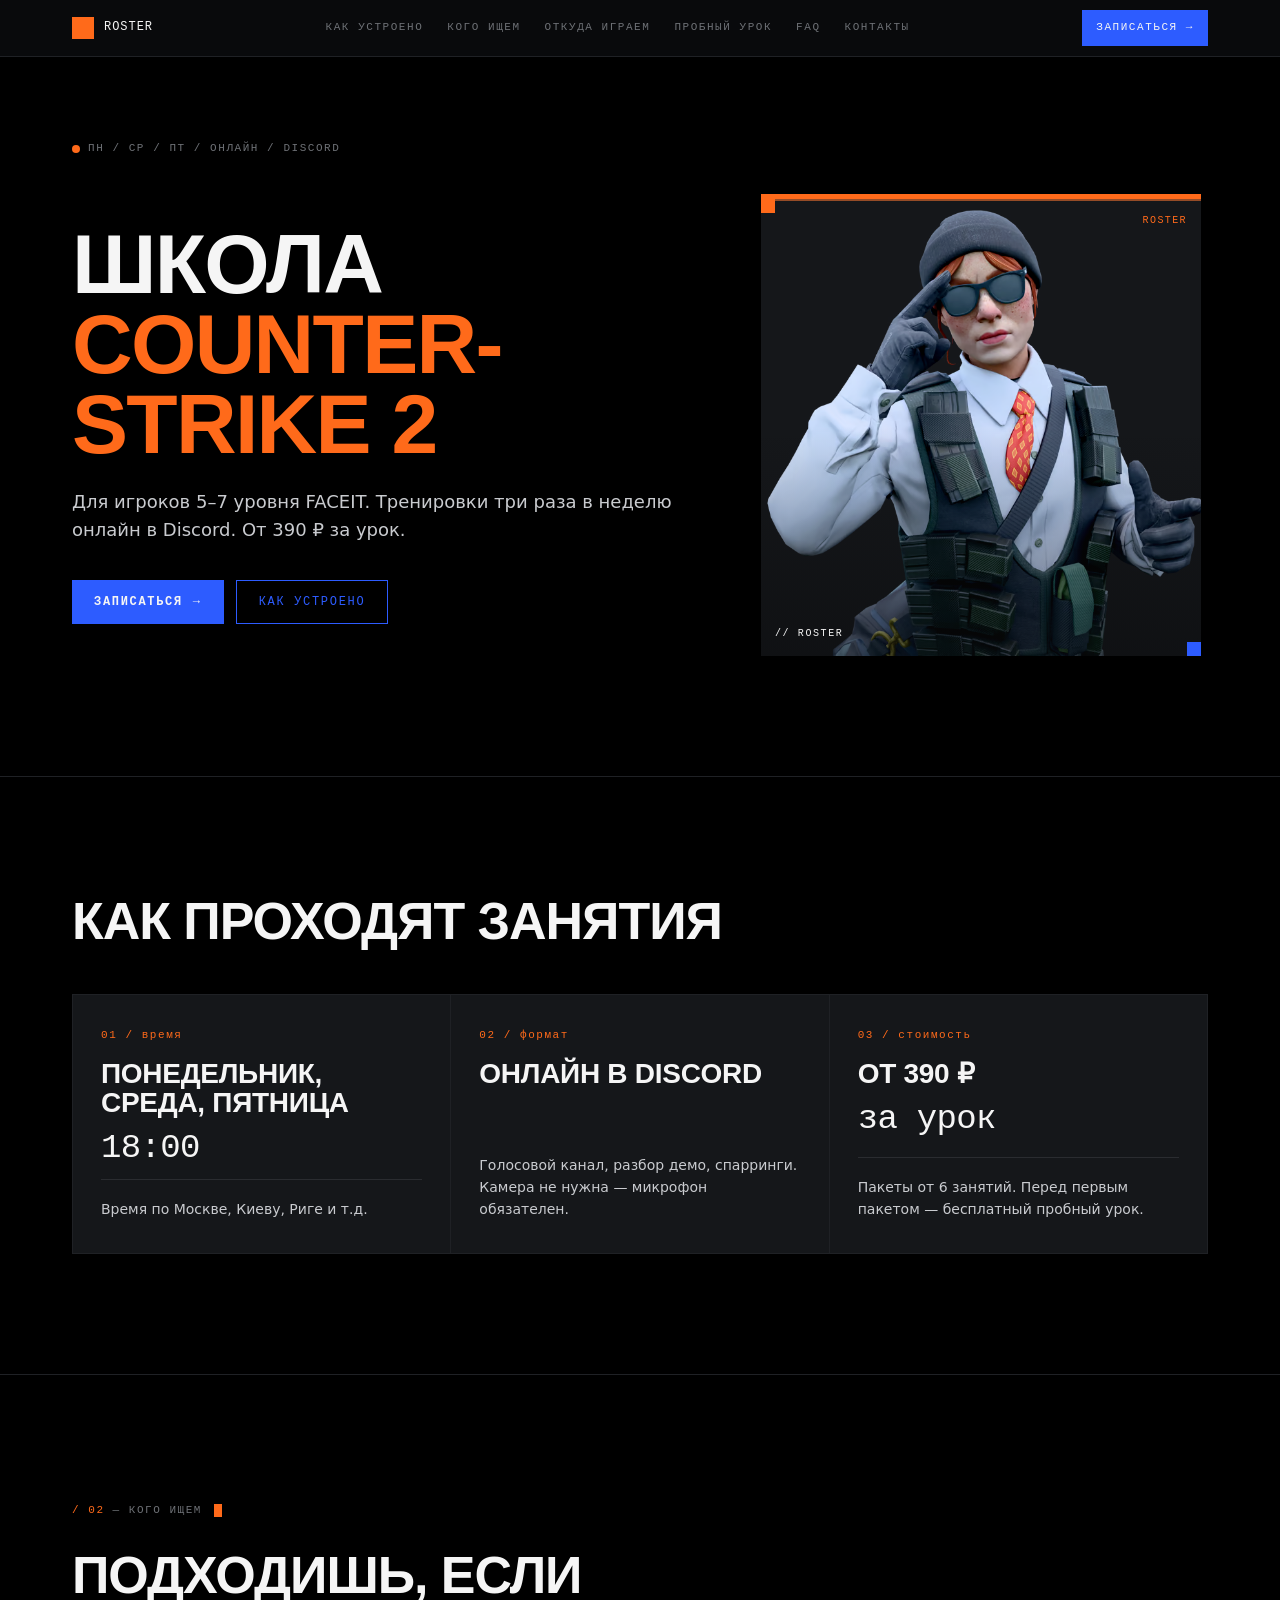
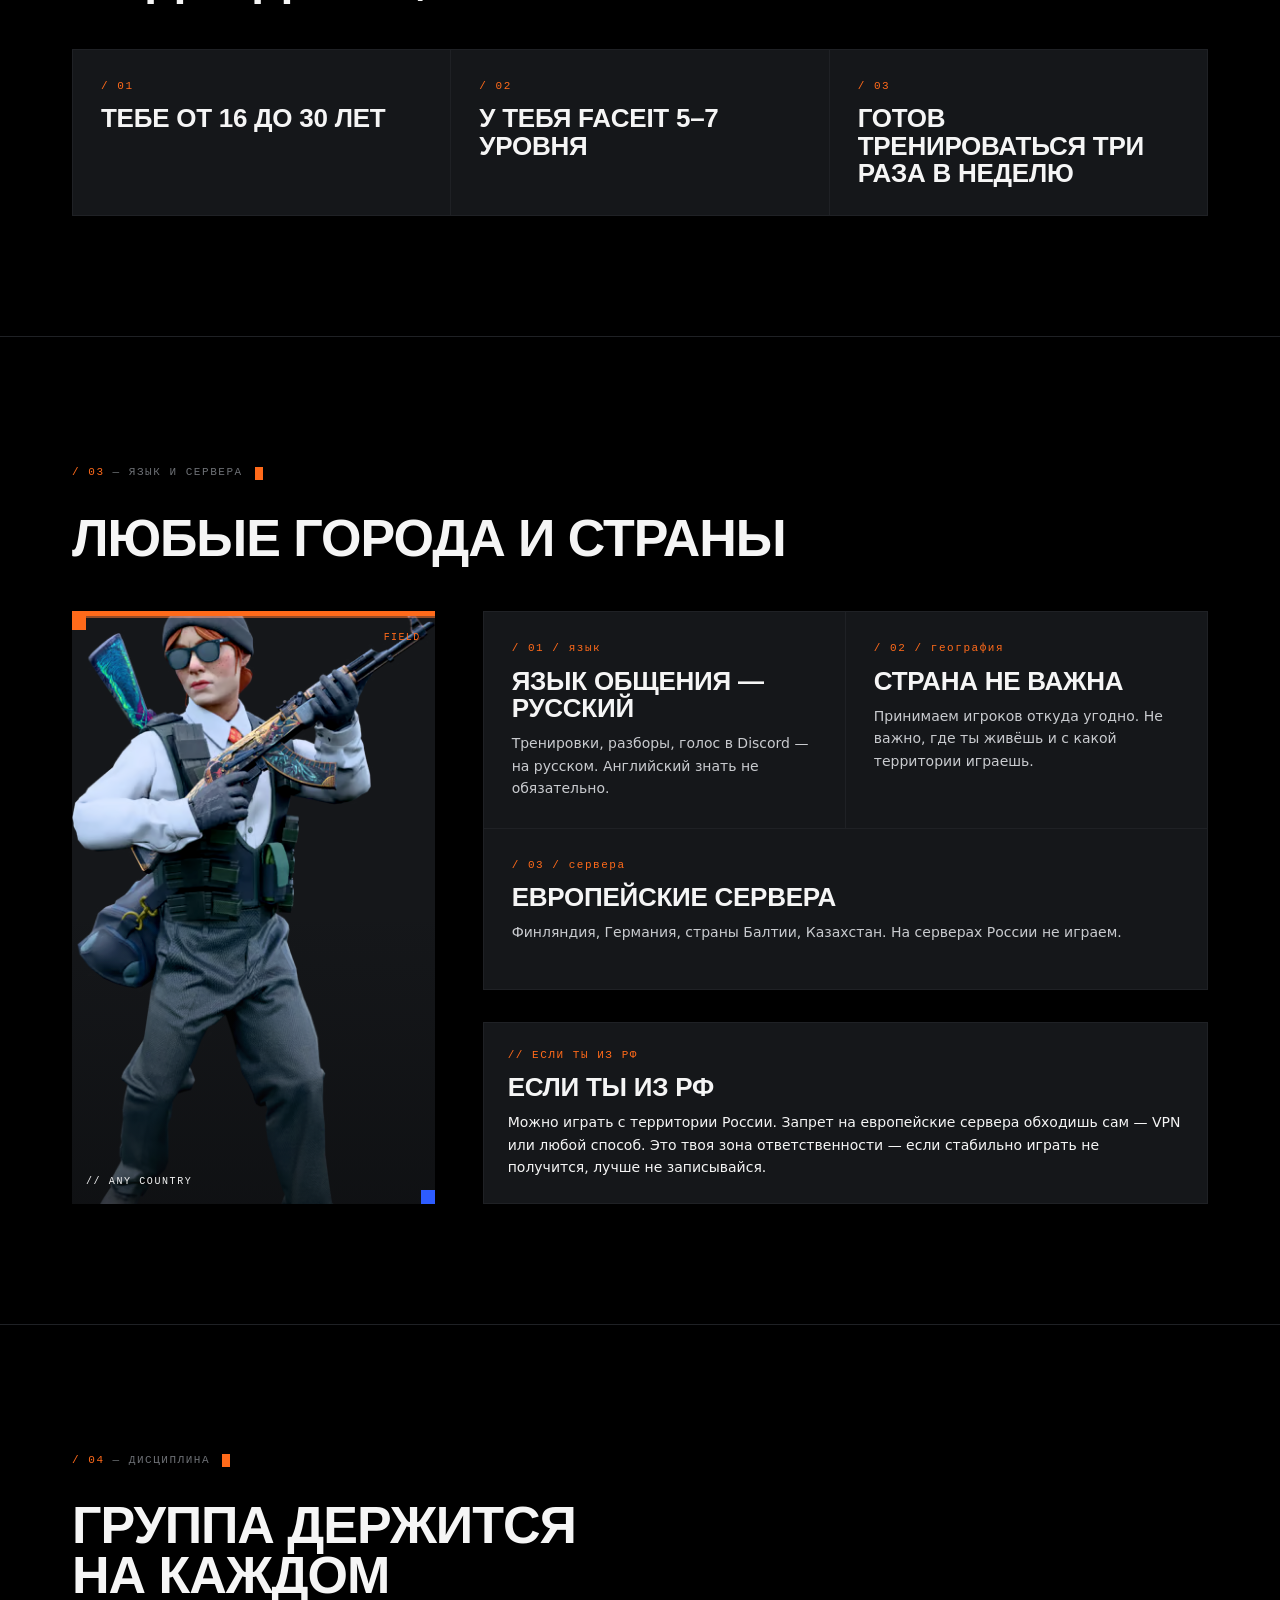
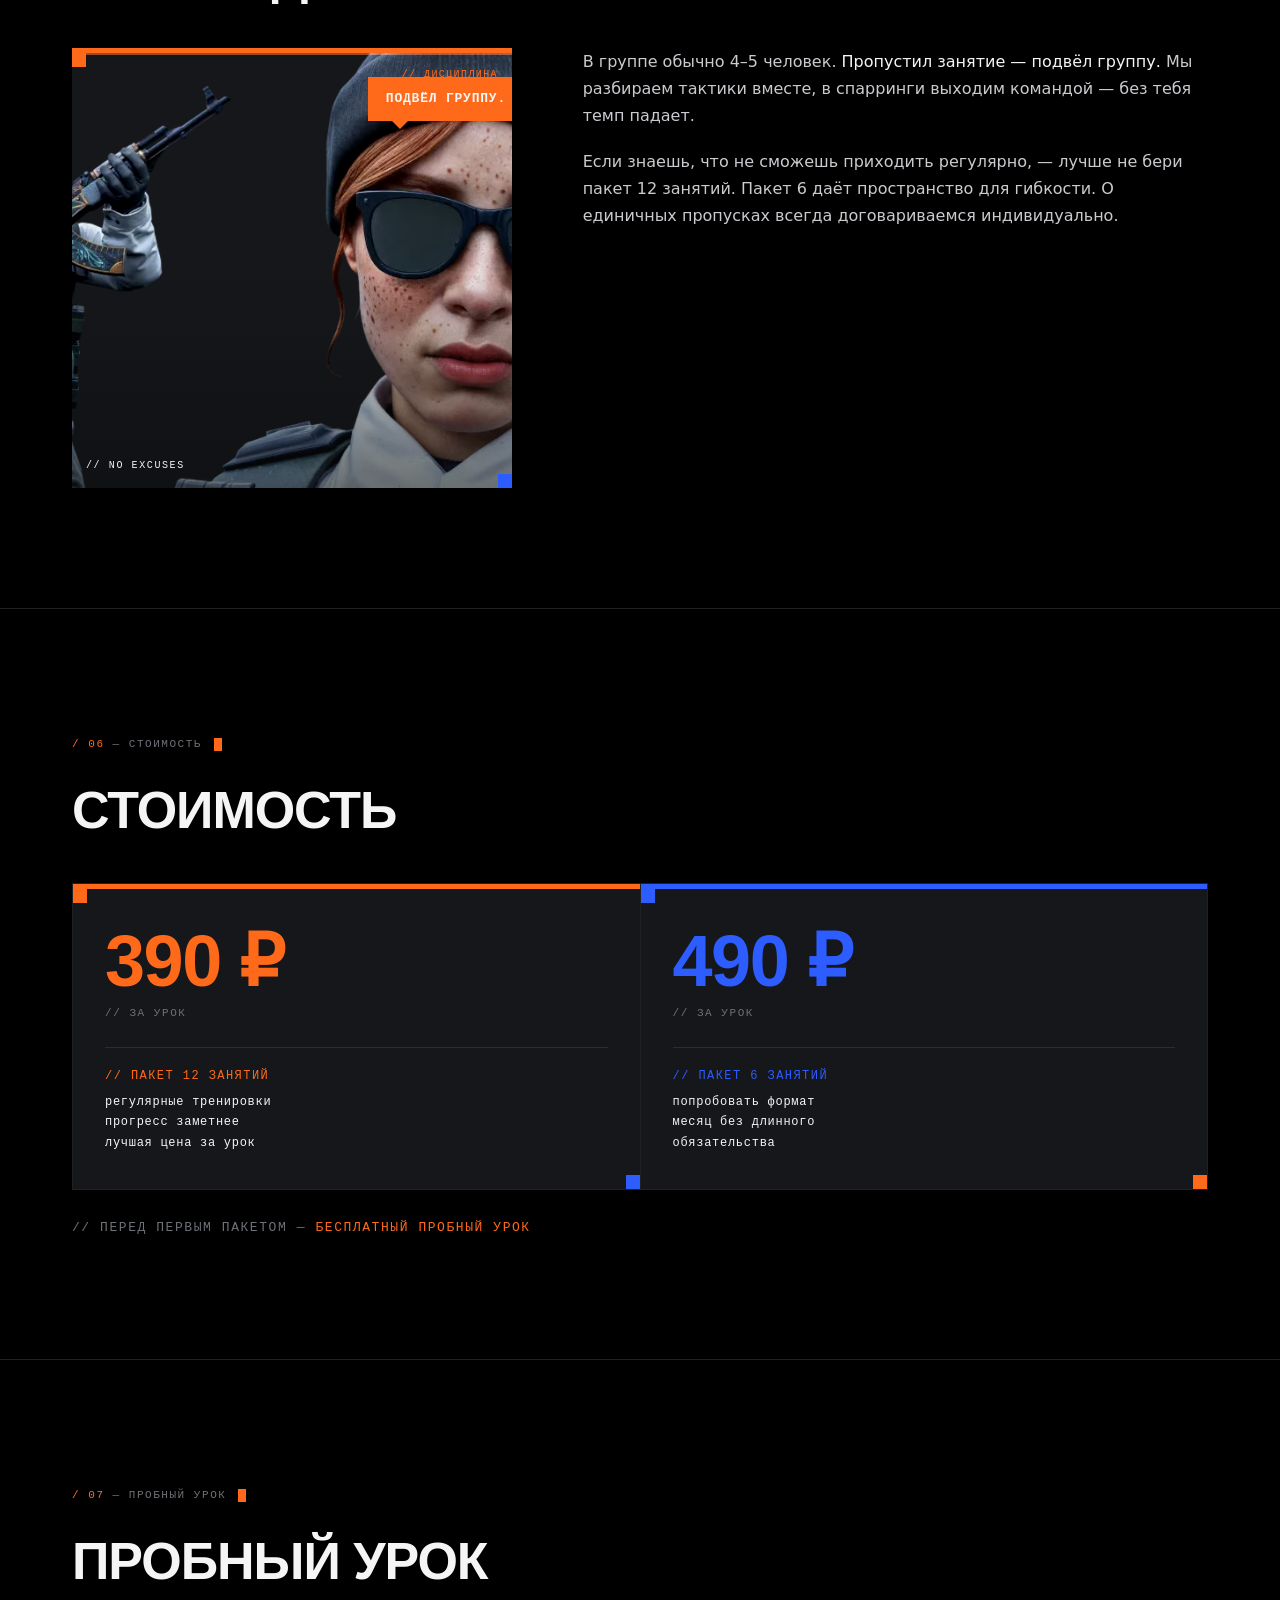
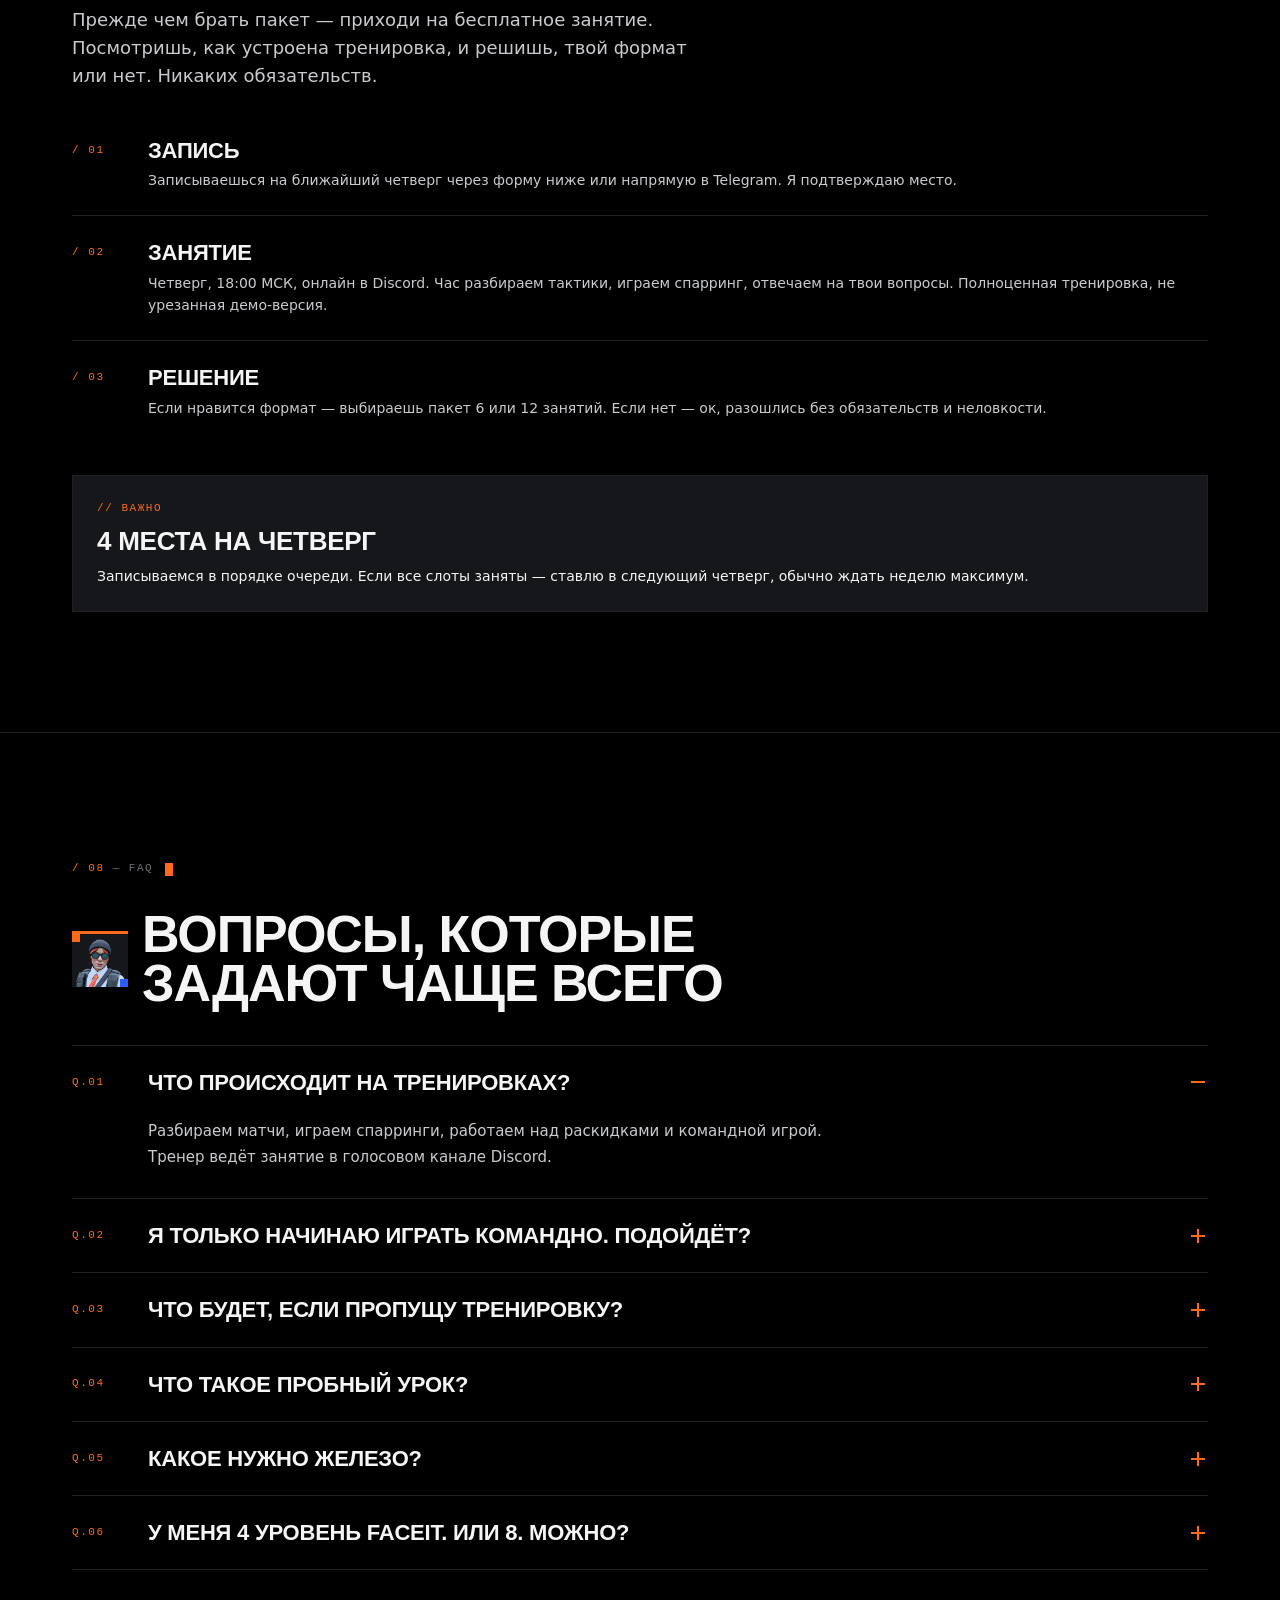
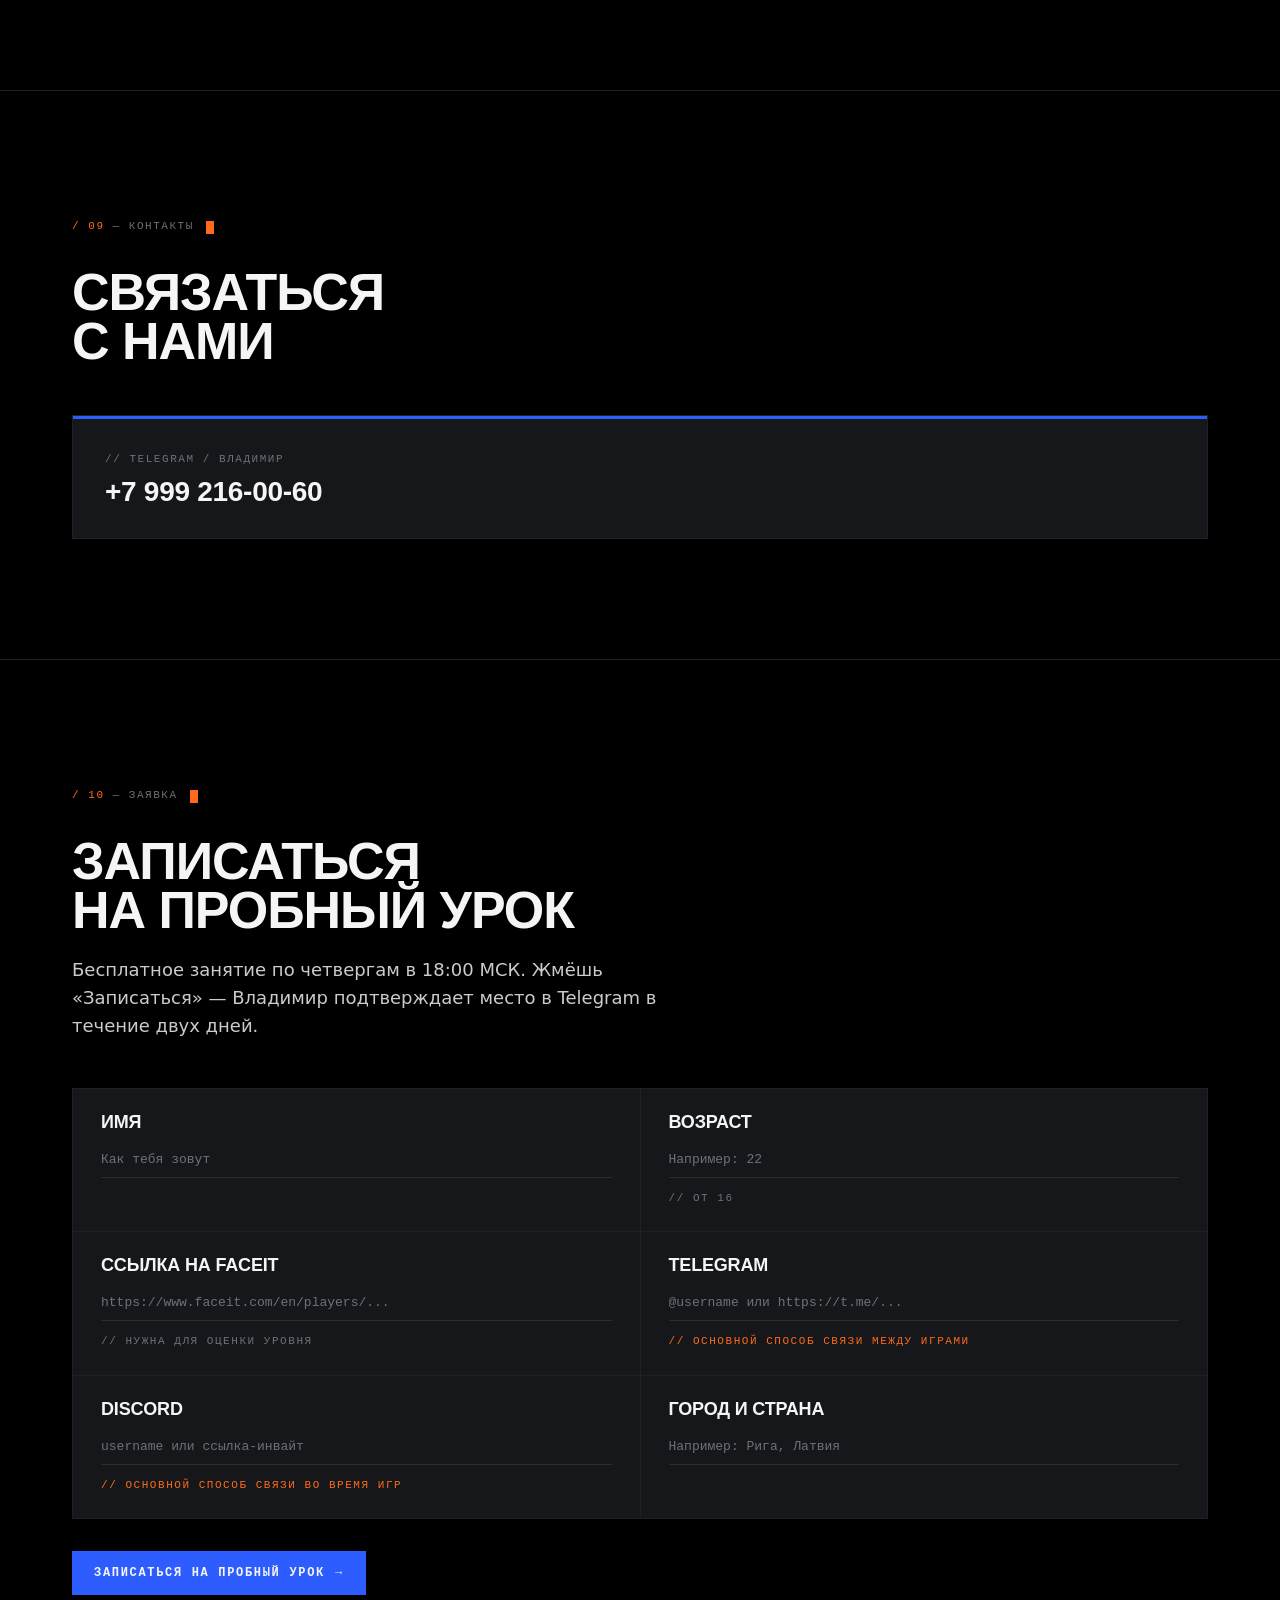
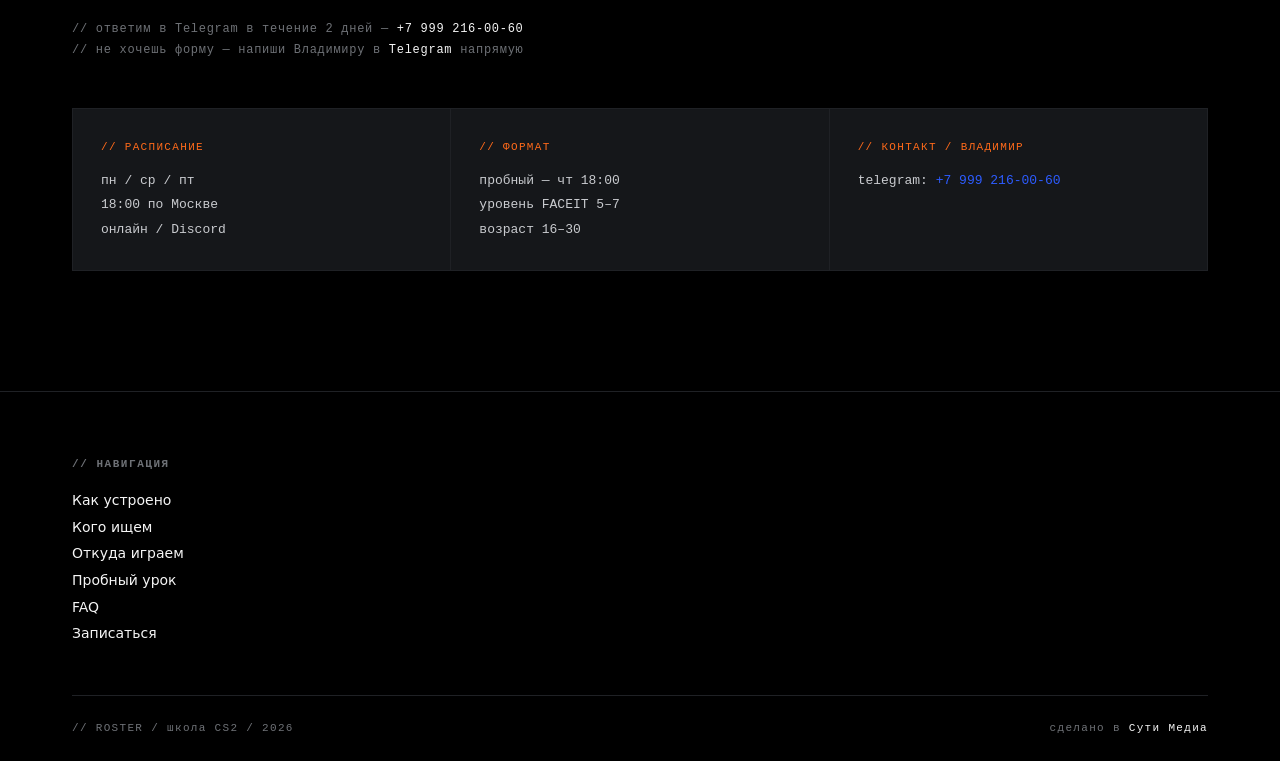
<file: index.html>
<!DOCTYPE html> <html> <head> <meta charset="utf-8" /> <meta http-equiv="Content-Type" content="text/html; charset=utf-8" /> <meta name="viewport" content="width=device-width, initial-scale=1.0" /> <!--metatextblock--> <title>CS2 — тестовый запуск</title> <meta property="og:url" content="https://cs2shablon.tilda.ws" /> <meta property="og:title" content="CS2 — тестовый запуск" /> <meta property="og:description" content="" /> <meta property="og:type" content="website" /> <link rel="canonical" href="https://cs2shablon.tilda.ws"> <!--/metatextblock--> <meta name="format-detection" content="telephone=no" /> <meta http-equiv="x-dns-prefetch-control" content="on"> <link rel="dns-prefetch" href="https://ws.tildacdn.com"> <link rel="dns-prefetch" href="https://static.tildacdn.com"> <!--favicons--> <link rel="shortcut icon" href="images/tildafavicon.ico" type="image/x-icon"/> <!--/favicons--> <!-- Assets --> <script src="js/tilda-fallback-1.0.min.js" async charset="utf-8"></script> <link rel="stylesheet" href="css/tilda-grid-3.0.min.css" type="text/css" media="all" onerror="this.loaderr='y';"/> <link rel="stylesheet" href="css/tilda-blocks-page142571896.min.css" type="text/css" media="all" onerror="this.loaderr='y';" /> <script nomodule src="js/tilda-polyfill-1.0.min.js" charset="utf-8"></script> <script type="text/javascript">function t_onReady(func) {if(document.readyState!='loading') {func();} else {document.addEventListener('DOMContentLoaded',func);}}
function t_onFuncLoad(funcName,okFunc,time) {if(typeof window[funcName]==='function') {okFunc();} else {setTimeout(function() {t_onFuncLoad(funcName,okFunc,time);},(time||100));}}</script> <script src="js/jquery-1.10.2.min.js" charset="utf-8" onerror="this.loaderr='y';"></script> <script src="js/tilda-scripts-3.0.min.js" charset="utf-8" defer onerror="this.loaderr='y';"></script> <script src="js/tilda-blocks-page142571896.min.js" charset="utf-8" async onerror="this.loaderr='y';"></script> <script src="js/tilda-lazyload-1.0.min.js" charset="utf-8" async onerror="this.loaderr='y';"></script> <script src="js/tilda-events-1.0.min.js" charset="utf-8" async onerror="this.loaderr='y';"></script> <script type="text/javascript">window.dataLayer=window.dataLayer||[];</script> <script type="text/javascript">(function() {var ttt='cebo';var tt='oog';var re=new RegExp("bot|g" + tt + "le|yandex|baidu|bing|msn|duckduckbot|teoma|slurp|crawler|spider|robot|crawling|fa" + ttt + "ok","i");if((re.test(navigator.userAgent))===false&&typeof(sessionStorage)!='undefined'&&sessionStorage.getItem('visited')!=='y'&&document.visibilityState){var style=document.createElement('style');style.type='text/css';style.innerHTML='@media screen and (min-width: 980px) {.t-records {opacity: 0;}.t-records_animated {-webkit-transition: opacity ease-in-out .2s;-moz-transition: opacity ease-in-out .2s;-o-transition: opacity ease-in-out .2s;transition: opacity ease-in-out .2s;}.t-records.t-records_visible {opacity: 1;}}';document.getElementsByTagName('head')[0].appendChild(style);function t_setvisRecs(){var alr=document.querySelectorAll('.t-records');Array.prototype.forEach.call(alr,function(el) {el.classList.add("t-records_animated");});setTimeout(function() {Array.prototype.forEach.call(alr,function(el) {el.classList.add("t-records_visible");});sessionStorage.setItem("visited","y");},400);}
document.addEventListener('DOMContentLoaded',t_setvisRecs);}})();</script></head> <body class="t-body" style="margin:0;"> <!--allrecords--> <div id="allrecords" class="t-records" data-hook="blocks-collection-content-node" data-tilda-project-id="8829137" data-tilda-page-id="142571896" data-tilda-page-alias="cs2" data-tilda-formskey="695f96de1189560fe0450345c8829137" data-tilda-cookie="no" data-tilda-lazy="yes" data-tilda-root-zone="com" data-tilda-ts="y" data-tilda-project-country="RU"> <div id="rec2285179271" class="r t-rec" style="background-color:#000000; " data-animationappear="off" data-record-type="131" data-bg-color="#000000"> <!-- T123 --> <div class="t123"> <div class="t-container_100 "> <div class="t-width t-width_100 "> <!-- nominify begin --> <!-- ROSTER landing for Tilda T123 / generated 2026-06-01 --> <style>
:root{
  --graphite:#15171A;
  --bone:#F5F5F5;
  --ash:#6E7176;
  --orange:#FF6A1A;
  --cobalt:#2D5CFF;
  --error:#FF3D3D;
  --line:#1F2125;
  --line-2:#2A2C30;
  --maxw:1200px;
}
*{margin:0;padding:0;box-sizing:border-box}
html{scroll-behavior:smooth}
section[id]{scroll-margin-top:72px}

/* ============ CS-style crosshair cursor ============ */
html, body, a, button, [role="button"], summary, label, .btn, .topbar-cta, .faq-item summary{
  cursor: url("data:image/svg+xml;utf8,<svg xmlns='http://www.w3.org/2000/svg' width='32' height='32' viewBox='0 0 32 32'><g stroke='%23FF6A1A' stroke-width='1.5' stroke-linecap='square'><line x1='16' y1='4' x2='16' y2='12'/><line x1='16' y1='20' x2='16' y2='28'/><line x1='4' y1='16' x2='12' y2='16'/><line x1='20' y1='16' x2='28' y2='16'/></g></svg>") 16 16, crosshair;
}
input, textarea, select{cursor:text}
body{
  background:var(--carbon);
  color:var(--bone);
  font-family:'Inter',system-ui,-apple-system,sans-serif;
  font-weight:400;
  font-size:16px;
  line-height:1.6;
  -webkit-font-smoothing:antialiased;
  overflow-x:hidden;
}
::selection{background:var(--orange);color:var(--carbon)}
img,svg{display:block;max-width:100%}
button{font-family:inherit;cursor:pointer;border:0;background:none;color:inherit}
a{color:inherit;text-decoration:none}
input,select,textarea{font-family:inherit;font-size:inherit;color:inherit}

.container{max-width:var(--maxw);margin:0 auto;padding:0 32px}

.h1{font-family:'Inter Tight',sans-serif;font-weight:800;font-size:clamp(54px,8.6vw,84px);line-height:.95;letter-spacing:-.02em;text-transform:uppercase}
.h2{font-family:'Inter Tight',sans-serif;font-weight:800;font-size:clamp(40px,5.8vw,52px);line-height:.95;letter-spacing:-.02em;text-transform:uppercase}
.h3{font-family:'Inter Tight',sans-serif;font-weight:800;font-size:22px;line-height:1;letter-spacing:-.01em;text-transform:uppercase}
.mono{font-family:'JetBrains Mono',ui-monospace,monospace;font-size:11px;letter-spacing:.14em;text-transform:uppercase}
.lead{font-size:18px;line-height:1.55;color:#C9CBCF;max-width:620px}
.body{font-size:15px;line-height:1.65;color:#C9CBCF}

section{padding:96px 0;border-bottom:1px solid var(--line);position:relative}
@media(min-width:1024px){section{padding:120px 0}}
.sec-tag{display:inline-flex;align-items:center;gap:8px;color:var(--ash);margin-bottom:32px}
.sec-tag .num{color:var(--orange)}
.sec-tag .caret{display:inline-block;width:8px;height:13px;background:var(--orange);animation:caret 1.05s steps(2) infinite;margin-left:4px}
@keyframes caret{50%{opacity:0}}

/* ===== TOPBAR ===== */
.topbar{position:fixed;top:0;left:0;right:0;z-index:50;background:rgba(11,12,14,.86);backdrop-filter:blur(8px);-webkit-backdrop-filter:blur(8px);border-bottom:1px solid var(--line)}
.topbar-inner{display:flex;align-items:center;justify-content:space-between;height:56px;padding:0 32px;max-width:var(--maxw);margin:0 auto;gap:16px}
.brand{display:flex;align-items:center;gap:10px}
.brand-mark{width:22px;height:22px;background:var(--orange);position:relative;flex-shrink:0}
.brand-mark::before{content:"";position:absolute;inset:4px;background:var(--carbon)}
.brand-mark::after{content:"";position:absolute;left:7px;top:7px;width:8px;height:8px;background:var(--orange)}
.brand-name{font-family:'JetBrains Mono',monospace;font-size:12px;font-weight:500;letter-spacing:.08em}
.nav{display:none;gap:24px}
@media(min-width:900px){.nav{display:flex}}
.nav a{font-family:'JetBrains Mono',monospace;font-size:11px;letter-spacing:.14em;text-transform:uppercase;color:var(--ash);transition:color .2s}
.nav a:hover{color:var(--bone)}
.topbar-cta{font-family:'JetBrains Mono',monospace;font-size:11px;letter-spacing:.14em;text-transform:uppercase;padding:9px 14px;background:var(--cobalt);color:var(--bone);font-weight:500;flex-shrink:0;transition:transform .2s,background .2s,color .2s}
.topbar-cta:hover{transform:translateX(2px);background:var(--carbon);color:var(--cobalt);outline:1px solid var(--cobalt)}

/* ===== BUTTONS ===== */
.btn{display:inline-flex;align-items:center;gap:10px;height:44px;padding:0 22px;font-family:'JetBrains Mono',monospace;font-size:12px;font-weight:500;letter-spacing:.14em;text-transform:uppercase;transition:transform .2s,background .2s,color .2s,border-color .2s,outline-color .2s;border-radius:0}
.btn-primary{background:var(--cobalt);color:var(--bone);font-weight:800}
.btn-primary:hover{transform:translateX(2px);background:var(--carbon);color:var(--cobalt);outline:1px solid var(--cobalt)}
.btn-secondary{background:transparent;border:1px solid var(--cobalt);color:var(--cobalt)}
.btn-secondary:hover{background:var(--cobalt);color:var(--bone)}
.btn .arrow{display:inline-block;transition:transform .2s}
.btn:hover .arrow{transform:translateX(3px)}

/* ===== HERO ===== */
.hero{padding:140px 0 120px;border-bottom:1px solid var(--line)}
.hero-grid{display:grid;grid-template-columns:1fr;gap:48px;align-items:center}
@media(min-width:1024px){.hero-grid{grid-template-columns:7fr 5fr;gap:48px}}
.hero-meta{display:flex;flex-wrap:wrap;gap:18px 24px;color:var(--ash);margin-bottom:36px}
.hero-meta .pill{display:inline-flex;align-items:center;gap:8px}
.hero-meta .dot{width:8px;height:8px;border-radius:50%;background:var(--orange);animation:pulse 1.4s ease-in-out infinite}
@keyframes pulse{0%,100%{opacity:1}50%{opacity:.35}}
.hero h1 .accent{color:var(--orange)}
.hero p.lead{margin-top:24px}
.hero-ctas{margin-top:36px;display:flex;flex-wrap:wrap;gap:12px}

/* ===== PHOTO FRAME (универсальная рамка для фото) ===== */
.photo-frame{position:relative;width:100%;background:var(--graphite);border-top:5px solid var(--orange);overflow:hidden}
.photo-frame::before{content:"";position:absolute;left:0;top:0;width:14px;height:14px;background:var(--orange);z-index:3;animation:drift-or 4s ease-in-out infinite}
.photo-frame::after{content:"";position:absolute;right:0;bottom:0;width:14px;height:14px;background:var(--cobalt);z-index:3;animation:drift-co 4.5s ease-in-out infinite}
@keyframes drift-or{0%,100%{transform:translate(0,0)}50%{transform:translate(2px,-2px)}}
@keyframes drift-co{0%,100%{transform:translate(0,0)}50%{transform:translate(-2px,2px)}}
.photo-frame img{position:absolute;inset:0;width:100%;height:100%;object-fit:cover;object-position:center;filter:saturate(.92) contrast(1.04)}
.photo-frame .overlay{position:absolute;inset:0;background:linear-gradient(180deg,transparent 50%,rgba(11,12,14,.55));z-index:1;pointer-events:none}
.photo-frame .scanline{position:absolute;left:0;right:0;top:0;height:2px;background:var(--orange);opacity:.55;z-index:2;animation:scanline 7s linear infinite;mix-blend-mode:screen}
@keyframes scanline{0%{transform:translateY(0)}100%{transform:translateY(100%)}}
.photo-frame .photo-tag-l{position:absolute;left:14px;bottom:14px;font-family:'JetBrains Mono',monospace;font-size:10px;letter-spacing:.16em;text-transform:uppercase;color:var(--bone);z-index:3}
.photo-frame .photo-tag-r{position:absolute;right:14px;top:14px;font-family:'JetBrains Mono',monospace;font-size:10px;letter-spacing:.14em;text-transform:uppercase;color:var(--orange);z-index:3}

/* hero-фото — высокая обёртка с параллаксом */
.hero-photo{aspect-ratio:1/1.05;max-width:440px;margin:0 auto;transition:transform .25s ease-out;will-change:transform}
@media(hover:none){.hero-photo{transition:none}}

/* ===== TRAININGS (как было) ===== */
.trainings{display:grid;grid-template-columns:1fr;gap:1px;background:var(--line);border:1px solid var(--line);margin-top:48px}
@media(min-width:768px){.trainings{grid-template-columns:repeat(3,1fr)}}
.t-card{background:var(--graphite);padding:32px 28px;display:flex;flex-direction:column;gap:14px;min-height:220px;transition:background .2s;position:relative;overflow:hidden}
.t-card::after{content:"";position:absolute;left:0;right:0;bottom:0;height:1px;background:var(--orange);transform:scaleX(0);transform-origin:left;transition:transform .25s ease-out}
.t-card:hover{background:#181A1E;transform:translateY(-2px)}
.t-card:hover::after{transform:scaleX(1)}
.t-card .num{font-family:'JetBrains Mono',monospace;font-size:11px;letter-spacing:.14em;color:var(--orange)}
.t-card .title{font-family:'Inter Tight',sans-serif;font-weight:800;font-size:clamp(24px,4.4vw,28px);text-transform:uppercase;letter-spacing:-.01em;line-height:1.05}
.t-card .desc{font-size:14px;line-height:1.6;color:#C9CBCF;margin-top:auto;padding-top:18px;border-top:1px solid var(--line-2)}
.t-card .big{font-family:'JetBrains Mono',monospace;font-weight:500;font-size:34px;line-height:1;color:var(--bone);letter-spacing:-.02em}

/* ===== FIT (как было) ===== */
.fit{display:grid;grid-template-columns:1fr;gap:1px;background:var(--line);border:1px solid var(--line);margin-top:48px}
@media(min-width:640px){.fit{grid-template-columns:repeat(3,1fr)}}
.fit-item{background:var(--graphite);padding:28px;display:flex;flex-direction:column;gap:10px;min-height:160px;transition:background .2s,transform .2s;position:relative;overflow:hidden}
.fit-item::after{content:"";position:absolute;left:0;right:0;bottom:0;height:1px;background:var(--orange);transform:scaleX(0);transform-origin:left;transition:transform .25s ease-out}
.fit-item:hover{background:#181A1E;transform:translateY(-2px)}
.fit-item:hover::after{transform:scaleX(1)}
.fit-item .num{font-family:'JetBrains Mono',monospace;font-size:11px;letter-spacing:.14em;color:var(--orange)}
.fit-item h3{font-family:'Inter Tight',sans-serif;font-weight:800;font-size:clamp(22px,4vw,26px);text-transform:uppercase;letter-spacing:-.01em;line-height:1.05}
.fit-item p{font-size:14px;line-height:1.6;color:#C9CBCF}

/* ===== GEO (Откуда играем) ===== */
.geo-grid{display:grid;grid-template-columns:1fr;gap:32px;margin-top:48px;align-items:stretch}
@media(min-width:1024px){.geo-grid{grid-template-columns:4fr 8fr;gap:48px}}
.geo-photo{position:relative;aspect-ratio:1/1.4;max-width:380px;width:100%;margin:0 auto}
.geo-photo img{object-position:center 20%}
.geo-cards{display:grid;grid-template-columns:1fr;gap:1px;background:var(--line);border:1px solid var(--line);align-content:start}
@media(min-width:640px){.geo-cards{grid-template-columns:1fr 1fr}}
.geo-card{background:var(--graphite);padding:28px;display:flex;flex-direction:column;gap:10px;min-height:160px;position:relative;overflow:hidden;transition:background .2s,transform .2s}
.geo-card::after{content:"";position:absolute;left:0;right:0;bottom:0;height:1px;background:var(--orange);transform:scaleX(0);transform-origin:left;transition:transform .25s ease-out}
.geo-card:hover{background:#181A1E;transform:translateY(-2px)}
.geo-card:hover::after{transform:scaleX(1)}
.geo-card .num{font-family:'JetBrains Mono',monospace;font-size:11px;letter-spacing:.14em;color:var(--orange)}
.geo-card h3{font-family:'Inter Tight',sans-serif;font-weight:800;font-size:clamp(22px,4vw,26px);text-transform:uppercase;letter-spacing:-.01em;line-height:1.05}
.geo-card p{font-size:14px;line-height:1.6;color:#C9CBCF}
.geo-card.span2{grid-column:1/-1;background:var(--graphite)}
.geo-balance{display:grid;grid-template-columns:1fr;gap:1px;background:var(--line);border:1px solid var(--line);margin-top:32px}
@media(min-width:640px){.geo-balance:not(.geo-balance--single){grid-template-columns:1fr 1fr}}
.geo-balance .balance-cell{background:var(--graphite);padding:24px}
.geo-balance .balance-cell .tag{font-family:'JetBrains Mono',monospace;font-size:11px;letter-spacing:.14em;text-transform:uppercase;margin-bottom:10px}
.geo-balance .balance-cell.cobalt .tag{color:var(--cobalt)}
.geo-balance .balance-cell.orange .tag{color:var(--orange)}
.geo-balance .balance-cell h3{font-family:'Inter Tight',sans-serif;font-weight:800;font-size:clamp(22px,4vw,26px);text-transform:uppercase;letter-spacing:-.01em;line-height:1.05;margin-bottom:10px;color:var(--bone)}
.geo-balance .balance-cell p{font-size:14px;line-height:1.6;color:var(--bone)}

/* ===== RESP (Ответственность) ===== */
.resp{display:grid;grid-template-columns:1fr;gap:32px;align-items:start;margin-top:48px}
@media(min-width:1024px){.resp{grid-template-columns:5fr 7fr;gap:64px}}
.resp-photo{aspect-ratio:1/1;max-width:440px;width:100%}
.resp-bubble{position:absolute;top:24px;right:-12px;background:var(--orange);color:var(--carbon);padding:14px 18px;font-family:'JetBrains Mono',monospace;font-size:13px;font-weight:800;letter-spacing:.06em;text-transform:uppercase;line-height:1.2;max-width:240px;z-index:4}
.resp-bubble::after{content:"";position:absolute;bottom:-8px;left:24px;border-left:8px solid transparent;border-right:8px solid transparent;border-top:8px solid var(--orange)}
.resp-text p{font-size:16px;line-height:1.7;color:#C9CBCF;margin-bottom:18px}
.resp-text p:last-child{margin-bottom:0}
.resp-text strong{color:var(--bone);font-weight:500}

/* ===== RESERVE (как было) ===== */
.reserve-grid{display:grid;grid-template-columns:1fr;gap:48px;margin-top:48px;align-items:start}
@media(min-width:1024px){.reserve-grid{grid-template-columns:5fr 7fr;gap:64px}}
.reserve-intro p{font-size:16px;line-height:1.7;color:#C9CBCF;margin-bottom:18px}
.reserve-intro p:last-child{margin-bottom:0}
.reserve-steps{display:flex;flex-direction:column}
.r-step{display:grid;grid-template-columns:60px 1fr;padding:24px 0;border-bottom:1px solid var(--line);gap:16px;align-items:start}
.r-step:first-child{padding-top:0}
.r-step:last-child{border-bottom:0}
.r-step .num{font-family:'JetBrains Mono',monospace;font-size:11px;letter-spacing:.14em;color:var(--orange);padding-top:4px}
.r-step h3{font-family:'Inter Tight',sans-serif;font-weight:800;font-size:clamp(20px,3.6vw,22px);text-transform:uppercase;letter-spacing:-.01em;line-height:1.15;margin-bottom:6px}
.r-step p{color:#C9CBCF;font-size:14px;line-height:1.6}
.reserve-balance{display:grid;grid-template-columns:1fr;gap:1px;background:var(--line);border:1px solid var(--line);margin-top:32px}
@media(min-width:640px){.reserve-balance{grid-template-columns:1fr 1fr}}
.balance-cell{background:var(--graphite);padding:24px}
.balance-cell .tag{font-family:'JetBrains Mono',monospace;font-size:11px;letter-spacing:.14em;text-transform:uppercase;margin-bottom:10px}
.balance-cell.minus .tag{color:var(--cobalt)}
.balance-cell.plus .tag{color:var(--orange)}
.balance-cell.cobalt .tag{color:var(--cobalt)}
.balance-cell.orange .tag{color:var(--orange)}
.balance-cell p{font-size:14px;line-height:1.6;color:var(--bone)}

/* ===== PRICING ===== */
.pricing-grid{display:grid;grid-template-columns:1fr;gap:1px;background:var(--line);border:1px solid var(--line);margin-top:48px}
@media(min-width:768px){.pricing-grid{grid-template-columns:1fr 1fr}}
.pricing-card{background:var(--graphite);padding:36px 32px;position:relative}
.pricing-card--orange{border-top:5px solid var(--orange)}
.pricing-card--cobalt{border-top:5px solid var(--cobalt)}
.pricing-card::before{content:"";position:absolute;left:0;top:0;width:14px;height:14px;animation:drift-or 4s ease-in-out infinite}
.pricing-card--orange::before{background:var(--orange)}
.pricing-card--cobalt::before{background:var(--cobalt)}
.pricing-card::after{content:"";position:absolute;right:0;bottom:0;width:14px;height:14px;animation:drift-co 4.5s ease-in-out infinite}
.pricing-card--orange::after{background:var(--cobalt)}
.pricing-card--cobalt::after{background:var(--orange)}
.pricing-card .price{font-family:'Inter Tight',sans-serif;font-weight:800;font-size:72px;line-height:1;letter-spacing:-.02em;margin-bottom:8px}
.pricing-card--orange .price{color:var(--orange)}
.pricing-card--cobalt .price{color:var(--cobalt)}
.pricing-card .label{font-family:'JetBrains Mono',monospace;font-size:11px;letter-spacing:.14em;text-transform:uppercase;color:var(--ash);margin-bottom:24px}
.pricing-card .meta{font-family:'JetBrains Mono',monospace;font-size:12px;letter-spacing:.06em;color:var(--bone);line-height:1.7;border-top:1px solid var(--line-2);padding-top:18px}
.pricing-card .meta b{font-weight:500;display:block;margin-bottom:6px;letter-spacing:.12em;text-transform:uppercase}
.pricing-card--orange .meta b{color:var(--orange)}
.pricing-card--cobalt .meta b{color:var(--cobalt)}
.pricing-note{margin-top:28px;font-size:13px;letter-spacing:.12em;text-transform:uppercase;color:var(--ash)}
.pricing-note a{color:var(--orange);transition:color .2s}
.pricing-note a:hover{color:var(--bone)}

/* ===== SELECTION (Как проходит отбор) ===== */
.sel-grid{display:grid;grid-template-columns:1fr;gap:48px;margin-top:48px;align-items:start}

/* ===== FAQ ===== */
.faq-head{display:flex;align-items:center;gap:14px;margin-bottom:36px}
.faq-avatar{width:56px;height:56px;background:var(--graphite);position:relative;flex-shrink:0;border-top:3px solid var(--orange);overflow:hidden}
.faq-avatar::before{content:"";position:absolute;left:0;top:0;width:8px;height:8px;background:var(--orange);z-index:2}
.faq-avatar::after{content:"";position:absolute;right:0;bottom:0;width:8px;height:8px;background:var(--cobalt);z-index:2}
.faq-avatar img{position:absolute;inset:0;width:100%;height:100%;object-fit:cover;object-position:center top}
.faq-list{display:flex;flex-direction:column;border-top:1px solid var(--line)}
.faq-item{border-bottom:1px solid var(--line);padding:0}
.faq-item summary{list-style:none;cursor:pointer;display:grid;grid-template-columns:60px 1fr 30px;align-items:center;padding:24px 0;gap:16px}
.faq-item summary::-webkit-details-marker{display:none}
.faq-q-num{font-family:'JetBrains Mono',monospace;font-size:11px;letter-spacing:.14em;color:var(--orange)}
.faq-q{font-family:'Inter Tight',sans-serif;font-weight:800;font-size:clamp(20px,3.6vw,22px);text-transform:uppercase;letter-spacing:-.01em;line-height:1.15}
.faq-toggle{justify-self:end;width:20px;height:20px;position:relative;transition:transform .25s}
.faq-toggle::before,.faq-toggle::after{content:"";position:absolute;background:var(--orange);left:50%;top:50%;transform:translate(-50%,-50%)}
.faq-toggle::before{width:14px;height:2px}
.faq-toggle::after{width:2px;height:14px;transition:transform .25s}
.faq-item[open] .faq-toggle::after{transform:translate(-50%,-50%) scaleY(0)}
.faq-a{padding:0 0 28px 76px;color:#C9CBCF;font-size:15px;line-height:1.7;max-width:780px}
@media(max-width:640px){.faq-item summary{grid-template-columns:42px 1fr 24px}.faq-a{padding-left:42px}}

/* ===== CONTACTS ===== */
.contacts{display:grid;grid-template-columns:1fr;gap:1px;background:var(--line);border:1px solid var(--line);margin-top:48px}
@media(min-width:768px){.contacts{grid-template-columns:1fr 1fr}}
.contact-cell{background:var(--graphite);padding:32px;display:flex;flex-direction:column;gap:10px}
.contact-cell .tag{font-family:'JetBrains Mono',monospace;font-size:11px;letter-spacing:.14em;text-transform:uppercase;color:var(--ash)}
.contact-cell .value{font-family:'Inter Tight',sans-serif;font-weight:800;font-size:28px;letter-spacing:-.01em;line-height:1;color:var(--bone);transition:color .2s}
.contact-cell a.value:hover{color:var(--orange)}
.contact-cell.cobalt{border-top:3px solid var(--cobalt)}
.contact-cell.orange{border-top:3px solid var(--orange)}

/* ===== APPLY / FORM ===== */
.apply-intro{margin-top:20px}
.apply-form{display:grid;grid-template-columns:1fr;gap:1px;background:var(--line);border:1px solid var(--line);margin-top:48px}
@media(min-width:768px){.apply-form{grid-template-columns:1fr 1fr}}
.form-field{background:var(--graphite);padding:24px 28px;display:flex;flex-direction:column;gap:8px;position:relative}
.form-field .field-num{font-family:'JetBrains Mono',monospace;font-size:11px;letter-spacing:.14em;color:var(--orange)}
.form-field label{font-family:'Inter Tight',sans-serif;font-weight:800;font-size:18px;text-transform:uppercase;letter-spacing:-.01em;color:var(--bone);line-height:1}
.form-field input{background:transparent;border:0;border-bottom:1px solid var(--line-2);padding:10px 0;color:var(--bone);font-size:16px;font-family:'Inter',sans-serif;outline:none;transition:border-color .2s;min-width:0}
.form-field input::placeholder{font-family:'JetBrains Mono',monospace;font-size:13px;color:var(--ash);letter-spacing:0}
.form-field input:focus{border-bottom-color:var(--orange)}
.form-field input:invalid:not(:placeholder-shown){border-bottom-color:var(--error)}
.form-field .hint{font-family:'JetBrains Mono',monospace;font-size:11px;letter-spacing:.14em;text-transform:uppercase;color:var(--ash);margin-top:4px}
.form-field .hint.accent{color:var(--orange)}
.form-field .err{font-family:'JetBrains Mono',monospace;font-size:11px;letter-spacing:.14em;text-transform:uppercase;color:var(--error);margin-top:4px;display:none}
.form-field.has-error .err{display:block}
.form-field.has-error input{border-bottom-color:var(--error)}
.form-honeypot{position:absolute;left:-9999px;top:-9999px;height:0;width:0;opacity:0;pointer-events:none}
.apply-actions{margin-top:32px;display:flex;flex-wrap:wrap;gap:16px;align-items:center}
.apply-actions .form-status{font-family:'JetBrains Mono',monospace;font-size:11px;letter-spacing:.14em;text-transform:uppercase;color:var(--ash)}
.apply-actions .form-status.is-error{color:var(--error)}
.apply-actions .form-status a{color:var(--cobalt);text-decoration:underline;text-underline-offset:2px;transition:color .2s}
.apply-actions .form-status a:hover{color:var(--bone)}
.apply-foot{margin-top:24px;font-family:'JetBrains Mono',monospace;font-size:12px;letter-spacing:.06em;color:var(--ash);line-height:1.7}
.apply-foot a{color:var(--bone);transition:color .2s}
.apply-foot a:hover{color:var(--orange)}
.apply-form-wrap.is-sent .apply-form,
.apply-form-wrap.is-sent .apply-actions,
.apply-form-wrap.is-sent .apply-foot{display:none}
.thank-you{display:none;background:var(--graphite);border-top:5px solid var(--orange);padding:48px 32px;position:relative;margin-top:48px}
.thank-you::before{content:"";position:absolute;left:0;top:0;width:14px;height:14px;background:var(--orange);animation:drift-or 4s ease-in-out infinite}
.thank-you::after{content:"";position:absolute;right:0;bottom:0;width:14px;height:14px;background:var(--cobalt);animation:drift-co 4.5s ease-in-out infinite}
.apply-form-wrap.is-sent .thank-you{display:block}
.thank-you .ty-status{font-family:'JetBrains Mono',monospace;font-size:11px;letter-spacing:.14em;text-transform:uppercase;color:var(--orange);margin-bottom:16px}
.thank-you h3{font-family:'Inter Tight',sans-serif;font-weight:800;font-size:clamp(28px,5vw,40px);text-transform:uppercase;letter-spacing:-.02em;line-height:1;margin-bottom:20px}
.thank-you p{font-size:16px;line-height:1.7;color:#C9CBCF;max-width:560px;margin-bottom:14px}
.thank-you p:last-of-type{margin-bottom:0}
.thank-you ol{counter-reset:s;list-style:none;margin-top:24px;display:flex;flex-direction:column;gap:14px;max-width:560px}
.thank-you ol li{counter-increment:s;display:grid;grid-template-columns:48px 1fr;gap:12px;align-items:start;font-size:15px;line-height:1.55;color:#C9CBCF}
.thank-you ol li::before{content:"/ 0" counter(s);font-family:'JetBrains Mono',monospace;font-size:11px;letter-spacing:.14em;color:var(--orange);padding-top:3px}

/* ===== INFO GRID (под формой / расписание) ===== */
.info-grid{display:grid;grid-template-columns:1fr;gap:1px;background:var(--line);border:1px solid var(--line);margin-top:48px}
@media(min-width:768px){.info-grid{grid-template-columns:repeat(3,1fr)}}
.info-block{background:var(--graphite);padding:28px;font-family:'JetBrains Mono',monospace;font-size:13px;color:#C9CBCF;line-height:1.85}
.info-block strong{color:var(--orange);font-weight:500;display:block;margin-bottom:12px;letter-spacing:.12em;text-transform:uppercase;font-size:11px}
.info-block a{color:var(--cobalt);transition:color .2s}
.info-block a:hover{color:var(--bone)}

/* ===== FOOTER ===== */
footer{padding:64px 0 32px;border-bottom:0}
.footer-grid{display:grid;grid-template-columns:1fr;gap:32px;align-items:start}
.foot-block h4{font-family:'JetBrains Mono',monospace;font-size:11px;letter-spacing:.14em;text-transform:uppercase;color:var(--ash);margin-bottom:14px}
.foot-block a{display:block;font-size:14px;line-height:1.9;color:var(--bone);transition:color .2s}
.foot-block a:hover{color:var(--orange)}
.foot-block p{font-size:14px;line-height:1.65;color:#C9CBCF;max-width:380px}
.foot-meta{margin-top:48px;padding-top:24px;border-top:1px solid var(--line);display:flex;justify-content:space-between;font-family:'JetBrains Mono',monospace;font-size:11px;letter-spacing:.12em;color:var(--ash);flex-wrap:wrap;gap:12px}
.foot-meta a.credit{color:var(--bone);transition:color .2s;display:inline}
.foot-meta a.credit:hover{color:var(--orange)}

/* ===== ANIMATIONS / FX ===== */
.reveal,.fx-text,.fx-card{opacity:0;transform:translateY(12px);transition:opacity .4s cubic-bezier(0.22,1,0.36,1),transform .4s cubic-bezier(0.22,1,0.36,1)}
.fx-text{transform:translateY(8px);transition-duration:.35s}
.fx-card{transition-duration:.4s}
.fx-slide-left{opacity:0;transform:translateX(-32px);transition:opacity .5s cubic-bezier(0.22,1,0.36,1),transform .5s cubic-bezier(0.22,1,0.36,1)}
.fx-slide-right{opacity:0;transform:translateX(32px);transition:opacity .5s cubic-bezier(0.22,1,0.36,1),transform .5s cubic-bezier(0.22,1,0.36,1)}
.fx-grow-x{transform:scaleX(0);transform-origin:left;transition:transform .45s cubic-bezier(0.22,1,0.36,1)}
.reveal.in,.fx-text.in,.fx-card.in,.fx-slide-left.in,.fx-slide-right.in{opacity:1;transform:none}
.fx-grow-x.in{transform:scaleX(1)}

@media(max-width:640px){
  .container{padding:0 20px}
  section{padding:64px 0}
  .hero{padding:100px 0 64px}
  .topbar-inner{padding:0 20px}
  .nav{display:none}
}

@media(prefers-reduced-motion: reduce){
  .reveal,.fx-text,.fx-card,.fx-slide-left,.fx-slide-right,.fx-grow-x{opacity:1!important;transform:none!important;transition:none!important}
  .photo-frame::before,.photo-frame::after,.pricing-card::before,.pricing-card::after,.thank-you::before,.thank-you::after{animation:none}
  .photo-frame .scanline{display:none}
  .hero-meta .dot{animation:none}
  .sec-tag .caret{animation:none}
}
</style> <header class="topbar"> <div class="topbar-inner"> <a class="brand" href="#hero"> <div class="brand-mark"></div> <span class="brand-name">ROSTER</span> </a> <nav class="nav"> <a href="#how">Как устроено</a> <a href="#fit">Кого ищем</a> <a href="#geo">Откуда играем</a> <a href="#trial">Пробный урок</a> <a href="#faq">FAQ</a> <a href="#contacts">Контакты</a> </nav> <a href="#apply" class="topbar-cta">Записаться →</a> </div> </header> <main> <!-- ============ HERO ============ --> <section class="hero" id="hero"> <div class="container"> <div class="hero-meta mono fx-text"> <span class="pill"><span class="dot"></span>пн / ср / пт / онлайн / Discord</span> </div> <div class="hero-grid"> <div class="hero-text"> <h1 class="h1 fx-text">Школа<br><span class="accent">Counter-Strike 2</span></h1> <p class="lead fx-text">Для игроков 5–7 уровня FACEIT. Тренировки три раза в неделю онлайн в Discord. От 390 ₽ за урок.</p> <div class="hero-ctas fx-text"> <a href="#apply" class="btn btn-primary">Записаться <span class="arrow">→</span></a> <a href="#how" class="btn btn-secondary">Как устроено</a> </div> </div> <div class="hero-photo photo-frame fx-slide-right" id="hero-photo"> <img src="images/hero.png" alt="Маскот школы CS2 — оперативник в чёрной шапке и тёмных очках"> <div class="overlay"></div> <div class="scanline"></div> <span class="photo-tag-r">ROSTER</span> <span class="photo-tag-l">// ROSTER</span> </div> </div> </div> </section> <!-- ============ 01 / КАК УСТРОЕНО ============ --> <section id="how"> <div class="container"> <h2 class="h2 fx-text">Как проходят занятия</h2> <div class="trainings fx-card-stagger"> <article class="t-card fx-card"> <div class="num">01 / время</div> <h3 class="title">Понедельник, среда, пятница</h3> <div class="big">18:00</div> <p class="desc">Время по Москве, Киеву, Риге и т.д.</p> </article> <article class="t-card fx-card"> <div class="num">02 / формат</div> <h3 class="title">Онлайн в Discord</h3> <p class="desc" style="margin-top:auto;border:0;padding:0;color:#C9CBCF">Голосовой канал, разбор демо, спарринги. Камера не нужна — микрофон обязателен.</p> </article> <article class="t-card fx-card"> <div class="num">03 / стоимость</div> <h3 class="title">От 390 ₽</h3> <div class="big">за урок</div> <p class="desc">Пакеты от 6 занятий. Перед первым пакетом — бесплатный пробный урок.</p> </article> </div> </div> </section> <!-- ============ 02 / КОГО ИЩЕМ ============ --> <section id="fit"> <div class="container"> <div class="sec-tag mono fx-text"><span class="num">/ 02</span><span>—</span><span>кого ищем</span><span class="caret"></span></div> <h2 class="h2 fx-text">Подходишь, если</h2> <div class="fit fx-card-stagger"> <article class="fit-item fx-card"> <div class="num">/ 01</div> <h3>Тебе от 16 до 30 лет</h3> </article> <article class="fit-item fx-card"> <div class="num">/ 02</div> <h3>У тебя FACEIT 5–7 уровня</h3> </article> <article class="fit-item fx-card"> <div class="num">/ 03</div> <h3>Готов тренироваться три раза в неделю</h3> </article> </div> </div> </section> <!-- ============ 03 / ОТКУДА ИГРАЕМ ============ --> <section id="geo"> <div class="container"> <div class="sec-tag mono fx-text"><span class="num">/ 03</span><span>—</span><span>язык и сервера</span><span class="caret"></span></div> <h2 class="h2 fx-text">Любые города и страны</h2> <div class="geo-grid"> <div class="geo-photo photo-frame fx-slide-left"> <img src="images/geo.png" alt="Оперативник школы CS2 в полный рост"> <div class="overlay"></div> <div class="scanline"></div> <span class="photo-tag-r">field</span> <span class="photo-tag-l">// any country</span> </div> <div> <div class="geo-cards fx-card-stagger"> <article class="geo-card fx-card"> <div class="num">/ 01 / язык</div> <h3>Язык общения — русский</h3> <p>Тренировки, разборы, голос в Discord — на русском. Английский знать не обязательно.</p> </article> <article class="geo-card fx-card"> <div class="num">/ 02 / география</div> <h3>Страна не важна</h3> <p>Принимаем игроков откуда угодно. Не важно, где ты живёшь и с какой территории играешь.</p> </article> <article class="geo-card span2 fx-card"> <div class="num">/ 03 / сервера</div> <h3>Европейские сервера</h3> <p>Финляндия, Германия, страны Балтии, Казахстан. На серверах России не играем.</p> </article> </div> <div class="geo-balance geo-balance--single"> <div class="balance-cell orange fx-card"> <div class="tag">// если ты из РФ</div> <h3>Если ты из РФ</h3> <p>Можно играть с территории России. Запрет на европейские сервера обходишь сам — VPN или любой способ. Это твоя зона ответственности — если стабильно играть не получится, лучше не записывайся.</p> </div> </div> </div> </div> </div> </section> <!-- ============ 04 / ДИСЦИПЛИНА ============ --> <section id="responsibility"> <div class="container"> <div class="sec-tag mono fx-text"><span class="num">/ 04</span><span>—</span><span>дисциплина</span><span class="caret"></span></div> <h2 class="h2 fx-text">Группа держится<br>на каждом</h2> <div class="resp"> <div class="resp-photo photo-frame fx-slide-left"> <div class="resp-bubble">подвёл группу.</div> <img src="images/resp.png" alt="Крупный портрет оперативника — собранный взгляд"> <div class="overlay"></div> <div class="scanline"></div> <span class="photo-tag-r">// дисциплина</span> <span class="photo-tag-l">// no excuses</span> </div> <div class="resp-text fx-text"> <p>В группе обычно 4–5 человек. <strong>Пропустил занятие — подвёл группу.</strong> Мы разбираем тактики вместе, в спарринги выходим командой — без тебя темп падает.</p> <p>Если знаешь, что не сможешь приходить регулярно, — лучше не бери пакет 12 занятий. Пакет 6 даёт пространство для гибкости. О единичных пропусках всегда договариваемся индивидуально.</p> </div> </div> </div> </section> <!-- ============ 06 / СТОИМОСТЬ ============ --> <section id="pricing"> <div class="container"> <div class="sec-tag mono fx-text"><span class="num">/ 06</span><span>—</span><span>стоимость</span><span class="caret"></span></div> <h2 class="h2 fx-text">Стоимость</h2> <div class="pricing-grid"> <div class="pricing-card pricing-card--orange fx-card"> <div class="price">390 ₽</div> <div class="label">// за урок</div> <div class="meta"> <b>// пакет 12 занятий</b>
            регулярные тренировки<br>
            прогресс заметнее<br>
            лучшая цена за урок
          </div> </div> <div class="pricing-card pricing-card--cobalt fx-card"> <div class="price">490 ₽</div> <div class="label">// за урок</div> <div class="meta"> <b>// пакет 6 занятий</b>
            попробовать формат<br>
            месяц без длинного<br>
            обязательства
          </div> </div> </div> <p class="pricing-note mono fx-text">// перед первым пакетом — <a href="#trial">бесплатный пробный урок</a></p> </div> </section> <!-- ============ 07 / ПРОБНЫЙ УРОК ============ --> <section id="trial"> <div class="container"> <div class="sec-tag mono fx-text"><span class="num">/ 07</span><span>—</span><span>пробный урок</span><span class="caret"></span></div> <h2 class="h2 fx-text">Пробный урок</h2> <p class="lead fx-text" style="margin-top:20px">Прежде чем брать пакет — приходи на бесплатное занятие. Посмотришь, как устроена тренировка, и решишь, твой формат или нет. Никаких обязательств.</p> <div class="sel-grid"> <div class="reserve-steps fx-card-stagger"> <div class="r-step fx-card"> <div class="num">/ 01</div> <div> <h3>Запись</h3> <p>Записываешься на ближайший четверг через форму ниже или напрямую в Telegram. Я подтверждаю место.</p> </div> </div> <div class="r-step fx-card"> <div class="num">/ 02</div> <div> <h3>Занятие</h3> <p>Четверг, 18:00 МСК, онлайн в Discord. Час разбираем тактики, играем спарринг, отвечаем на твои вопросы. Полноценная тренировка, не урезанная демо-версия.</p> </div> </div> <div class="r-step fx-card"> <div class="num">/ 03</div> <div> <h3>Решение</h3> <p>Если нравится формат — выбираешь пакет 6 или 12 занятий. Если нет — ок, разошлись без обязательств и неловкости.</p> </div> </div> </div> </div> <div class="geo-balance geo-balance--single"> <div class="balance-cell orange fx-card"> <div class="tag">// важно</div> <h3>4 места на четверг</h3> <p>Записываемся в порядке очереди. Если все слоты заняты — ставлю в следующий четверг, обычно ждать неделю максимум.</p> </div> </div> </div> </section> <!-- ============ 08 / FAQ ============ --> <section id="faq"> <div class="container"> <div class="sec-tag mono fx-text"><span class="num">/ 08</span><span>—</span><span>faq</span><span class="caret"></span></div> <div class="faq-head fx-text"> <div class="faq-avatar"> <img src="images/faq-avatar.png" alt="Маскот школы CS2"> </div> <h2 class="h2">Вопросы, которые<br>задают чаще всего</h2> </div> <div class="faq-list"> <details class="faq-item fx-card" open> <summary> <span class="faq-q-num">Q.01</span> <span class="faq-q">Что происходит на тренировках?</span> <span class="faq-toggle"></span> </summary> <p class="faq-a">Разбираем матчи, играем спарринги, работаем над раскидками и командной игрой. Тренер ведёт занятие в голосовом канале Discord.</p> </details> <details class="faq-item fx-card"> <summary> <span class="faq-q-num">Q.02</span> <span class="faq-q">Я только начинаю играть командно. Подойдёт?</span> <span class="faq-toggle"></span> </summary> <p class="faq-a">Если у тебя 5–7 уровень FACEIT, ты уже не новичок. Командной игре научим — для этого школа и существует.</p> </details> <details class="faq-item fx-card"> <summary> <span class="faq-q-num">Q.03</span> <span class="faq-q">Что будет, если пропущу тренировку?</span> <span class="faq-toggle"></span> </summary> <p class="faq-a">Один-два пропуска за пакет — нормально, предупреди заранее, договоримся индивидуально. Если систематически пропускаешь больше — пакет считается отыгранным, продолжение по новому пакету. Это для того, чтобы группа держала темп.</p> </details> <details class="faq-item fx-card"> <summary> <span class="faq-q-num">Q.04</span> <span class="faq-q">Что такое пробный урок?</span> <span class="faq-toggle"></span> </summary> <p class="faq-a">Бесплатное полноценное занятие, которое мы проводим каждый четверг в 18:00 МСК, онлайн в Discord. Час разбираем тактики, играем спарринг. После — сам решаешь, идти ли в платный пакет. Никаких обязательств. На каждый пробный 4 места — записывайся заранее.</p> </details> <details class="faq-item fx-card"> <summary> <span class="faq-q-num">Q.05</span> <span class="faq-q">Какое нужно железо?</span> <span class="faq-toggle"></span> </summary> <p class="faq-a">Компьютер, который тянет CS2 без фризов. Микрофон и наушники — обязательно. Камера не нужна.</p> </details> <details class="faq-item fx-card"> <summary> <span class="faq-q-num">Q.06</span> <span class="faq-q">У меня 4 уровень FACEIT. Или 8. Можно?</span> <span class="faq-toggle"></span> </summary> <p class="faq-a">Сейчас — нет. Мы собираем группы ровные по уровню, чтобы тренировки шли в одном темпе. Напиши нам — позовём, как откроем группы для других уровней.</p> </details> </div> </div> </section> <!-- ============ 09 / КОНТАКТЫ ============ --> <section id="contacts"> <div class="container"> <div class="sec-tag mono fx-text"><span class="num">/ 09</span><span>—</span><span>контакты</span><span class="caret"></span></div> <h2 class="h2 fx-text">Связаться<br>с нами</h2> <div class="contacts"> <div class="contact-cell cobalt fx-slide-left" style="grid-column:1/-1"> <span class="tag">// telegram / Владимир</span> <a class="value" href="https://t.me/+79992160060" target="_blank" rel="noopener noreferrer">+7 999 216-00-60</a> </div> </div> </div> </section> <!-- ============ 10 / ЗАЯВКА (форма) ============ --> <section id="apply"> <div class="container"> <div class="sec-tag mono fx-text"><span class="num">/ 10</span><span>—</span><span>заявка</span><span class="caret"></span></div> <h2 class="h2 fx-text">Записаться<br>на пробный урок</h2> <p class="lead apply-intro fx-text">Бесплатное занятие по четвергам в 18:00 МСК. Жмёшь «Записаться» — Владимир подтверждает место в Telegram в течение двух дней.</p> <div class="apply-form-wrap" id="apply-wrap"> <!--
          ВАЖНО: action указывает на FormSubmit.co с email vlagunko@gmail.com.
          После первой отправки на этот email придёт письмо-подтверждение —
          активируй его один раз, дальше все заявки пойдут на почту молча.
        --> <form class="apply-form" id="apply-form" novalidate> <!-- honeypot — невидимое поле, заполняемое только ботами --> <input type="text" name="_honey" class="form-honeypot" tabindex="-1" autocomplete="off"> <div class="form-field fx-card"> <label for="f-name">Имя</label> <input id="f-name" type="text" name="name" placeholder="Как тебя зовут" autocomplete="name" required> <span class="err">// заполни поле</span> </div> <div class="form-field fx-card"> <label for="f-age">Возраст</label> <input id="f-age" type="text" name="age" placeholder="Например: 22" required> <span class="hint">// от 16</span> <span class="err">// заполни поле</span> </div> <div class="form-field fx-card"> <label for="f-faceit">Ссылка на FACEIT</label> <input id="f-faceit" type="text" name="faceit" placeholder="https://www.faceit.com/en/players/..." required> <span class="hint">// нужна для оценки уровня</span> <span class="err">// заполни поле</span> </div> <div class="form-field fx-card"> <label for="f-telegram">Telegram</label> <input id="f-telegram" type="text" name="telegram" placeholder="@username или https://t.me/..." required> <span class="hint accent">// основной способ связи между играми</span> <span class="err">// заполни поле</span> </div> <div class="form-field fx-card"> <label for="f-discord">Discord</label> <input id="f-discord" type="text" name="discord" placeholder="username или ссылка-инвайт" required> <span class="hint accent">// основной способ связи во время игр</span> <span class="err">// заполни поле</span> </div> <div class="form-field fx-card"> <label for="f-location">Город и страна</label> <input id="f-location" type="text" name="location" placeholder="Например: Рига, Латвия" required> <span class="err">// заполни поле</span> </div> </form> <div class="apply-actions fx-text"> <button type="submit" form="apply-form" class="btn btn-primary" id="apply-submit">Записаться на пробный урок <span class="arrow">→</span></button> <span class="form-status" id="form-status"></span> </div> <div class="apply-foot fx-text">
          // ответим в Telegram в течение 2 дней — <a href="https://t.me/+79992160060" target="_blank" rel="noopener noreferrer">+7 999 216-00-60</a><br>
          // не хочешь форму — напиши Владимиру в <a href="https://t.me/+79992160060" target="_blank" rel="noopener noreferrer">Telegram</a> напрямую
        </div> <!-- экран "спасибо" — показывается после успешной отправки --> <div class="thank-you" role="status" aria-live="polite"> <div class="ty-status">// status: sent</div> <h3>Заявка ушла</h3> <p>Дальше — ближайший пробный урок в четверг, 18:00 МСК. Подробнее — в разделе <a href="#trial" style="color:var(--orange)">«Пробный урок»</a>.</p> <p>Владимир напишет тебе в Telegram в течение двух дней.</p> <ol> <li>Получаешь сообщение от Владимира в Telegram с подтверждением места.</li> <li>Получаешь ссылку на Discord-канал, где пройдёт пробный урок.</li> <li>В четверг в 18:00 МСК приходишь и играешь час вместе с группой.</li> </ol> </div> </div> <div class="info-grid"> <div class="info-block fx-card"> <strong>// расписание</strong>
          пн / ср / пт<br>
          18:00 по Москве<br>
          онлайн / Discord
        </div> <div class="info-block fx-card"> <strong>// формат</strong>
          пробный — чт 18:00<br>
          уровень FACEIT 5–7<br>
          возраст 16–30
        </div> <div class="info-block fx-card"> <strong>// контакт / Владимир</strong>
          telegram: <a href="https://t.me/+79992160060" target="_blank" rel="noopener noreferrer">+7 999 216-00-60</a> </div> </div> </div> </section> </main> <footer> <div class="container"> <div class="footer-grid"> <div class="foot-block"> <h4>// навигация</h4> <a href="#how">Как устроено</a> <a href="#fit">Кого ищем</a> <a href="#geo">Откуда играем</a> <a href="#trial">Пробный урок</a> <a href="#faq">FAQ</a> <a href="#apply">Записаться</a> </div> </div> <div class="foot-meta"> <span>// ROSTER / школа CS2 / 2026</span> <span>сделано в <a class="credit" href="https://posuti.me" target="_blank" rel="noopener noreferrer">Сути Медиа</a></span> </div> </div> </footer> <script>
(function(){
  // ============ IntersectionObserver: одна точка для .reveal и .fx-* ============
  var FX_SELECTOR = '.reveal, .fx-text, .fx-card, .fx-slide-left, .fx-slide-right, .fx-grow-x';
  var STAGGER_PARENTS = ['fx-card-stagger', 'fx-text-stagger'];

  // Прокинуть transition-delay в детей stagger-родителя ДО первого появления
  STAGGER_PARENTS.forEach(function(cls){
    document.querySelectorAll('.' + cls).forEach(function(parent){
      var idx = 0;
      Array.prototype.slice.call(parent.children).forEach(function(child){
        if (child.matches(FX_SELECTOR)) {
          child.style.transitionDelay = (idx * 70) + 'ms';
          idx++;
        }
      });
    });
  });

  var io = new IntersectionObserver(function(entries){
    entries.forEach(function(e){
      if (e.isIntersecting) {
        e.target.classList.add('in');
        io.unobserve(e.target);
      }
    });
  }, { threshold: 0.12, rootMargin: '0px 0px -40px 0px' });

  document.querySelectorAll(FX_SELECTOR).forEach(function(el){ io.observe(el); });

  // ============ Hero-фото: лёгкий параллакс всей рамки за курсором ============
  var heroPhoto = document.getElementById('hero-photo');
  if (heroPhoto && window.matchMedia('(hover:hover)').matches) {
    var targetRot = 0, targetTy = 0, curRot = 0, curTy = 0;
    function loop(){
      curRot += (targetRot - curRot) * 0.10;
      curTy += (targetTy - curTy) * 0.10;
      heroPhoto.style.transform = 'rotate(' + curRot.toFixed(2) + 'deg) translateY(' + curTy.toFixed(2) + 'px)';
      requestAnimationFrame(loop);
    }
    loop();
    window.addEventListener('mousemove', function(ev){
      var r = heroPhoto.getBoundingClientRect();
      var cx = r.left + r.width/2, cy = r.top + r.height/2;
      var dx = (ev.clientX - cx) / Math.max(window.innerWidth, 1);
      var dy = (ev.clientY - cy) / Math.max(window.innerHeight, 1);
      targetRot = Math.max(-2, Math.min(2, dx*5));
      targetTy  = Math.max(-4, Math.min(4, dy*8));
    });
  }

  // ============ FAQ accordion: одна открытая за раз ============
  document.querySelectorAll('.faq-item').forEach(function(item){
    item.addEventListener('toggle', function(){
      if (item.open) {
        document.querySelectorAll('.faq-item').forEach(function(other){
          if (other !== item) other.open = false;
        });
      }
    });
  });

  // ============ Форма: отправка заявки в Telegram + Google Sheets CRM ============
  // НАСТРОЙКА:
  var TG_BOT_TOKEN = '8806883529:AAECZNxTdw8M9DDwOJeVisnLT0Q96XTrzsQ';
  var TG_CHAT_ID   = '315977362';
  // Google Apps Script Web App — пишет заявку в таблицу ROSTER / Заявки
  var CRM_URL      = 'https://script.google.com/macros/s/AKfycbxa3jMg2zJReEt0KGFH2CVRERtf0cJ0Mkqutd2GHkhfbYO15EvWMXpj6tIxSJglm2w/exec';

  var form = document.getElementById('apply-form');
  var wrap = document.getElementById('apply-wrap');
  var statusEl = document.getElementById('form-status');
  var submitBtn = document.getElementById('apply-submit');

  function setStatus(html, isError){
    statusEl.innerHTML = html || '';
    statusEl.classList.toggle('is-error', !!isError);
  }

  function escapeHtml(s){
    return String(s || '')
      .replace(/&/g, '&amp;')
      .replace(/</g, '&lt;')
      .replace(/>/g, '&gt;');
  }

  function buildTelegramMessage(payload){
    var lines = [
      '<b>Новая заявка / ROSTER</b>',
      '<i>Тип: пробный урок</i>',
      '',
      '<b>Имя:</b> '      + escapeHtml(payload.name     || '—'),
      '<b>Возраст:</b> '  + escapeHtml(payload.age      || '—'),
      '<b>FACEIT:</b> '   + escapeHtml(payload.faceit   || '—'),
      '<b>Telegram:</b> ' + escapeHtml(payload.telegram || '—'),
      '<b>Discord:</b> '  + escapeHtml(payload.discord  || '—'),
      '<b>Откуда:</b> '   + escapeHtml(payload.location || '—')
    ];
    return lines.join('\n');
  }

  if (form) {
    // снимаем подсветку ошибки при вводе
    form.querySelectorAll('input[required]').forEach(function(input){
      input.addEventListener('input', function(){
        var field = input.closest('.form-field');
        if (field) field.classList.remove('has-error');
      });
    });

    form.addEventListener('submit', function(e){
      e.preventDefault();

      // honeypot — если бот заполнил скрытое поле, тихо ничего не делаем
      var honey = form.querySelector('input[name="_honey"]');
      if (honey && honey.value) return;

      // Проверка обязательности — все поля должны быть непустыми (без масок).
      var emptyCount = 0;
      var firstEmpty = null;
      form.querySelectorAll('input[required]').forEach(function(input){
        var field = input.closest('.form-field');
        if (!input.value.trim()) {
          emptyCount++;
          if (field) field.classList.add('has-error');
          if (!firstEmpty) firstEmpty = input;
        } else {
          if (field) field.classList.remove('has-error');
        }
      });
      if (emptyCount > 0) {
        setStatus('// заполни все поля — осталось ' + emptyCount, true);
        if (firstEmpty) firstEmpty.focus();
        return;
      }

      submitBtn.disabled = true;
      setStatus('// отправляем...', false);

      var payload = {};
      new FormData(form).forEach(function(v, k){ payload[k] = v; });

      // Параллельно шлём заявку в Google Sheets CRM (fire-and-forget).
      // Не блокирует Telegram-отправку. Если Sheets упадёт — логируем в консоль,
      // юзеру ничего не показываем, заявка всё равно ушла в Telegram.
      if (CRM_URL) {
        fetch(CRM_URL, {
          method: 'POST',
          headers: { 'Content-Type': 'text/plain;charset=utf-8' },
          body: JSON.stringify(payload),
          mode: 'no-cors'
        }).then(function(){
          console.log('[CRM] application sent to Sheets');
        }).catch(function(err){
          console.error('[CRM] sheets error:', err);
        });
      }

      var url = 'https://api.telegram.org/bot' + TG_BOT_TOKEN + '/sendMessage';
      var body = {
        chat_id: TG_CHAT_ID,
        text: buildTelegramMessage(payload),
        parse_mode: 'HTML',
        disable_web_page_preview: true
      };

      fetch(url, {
        method: 'POST',
        headers: { 'Content-Type': 'application/json' },
        body: JSON.stringify(body)
      }).then(function(res){
        return res.json().then(function(data){
          console.log('[Telegram]', res.status, data);
          if (!res.ok || !data.ok) throw new Error('Telegram API: ' + (data.description || res.status));
          return data;
        });
      }).then(function(){
        wrap.classList.add('is-sent');
        setStatus('');
        var ty = wrap.querySelector('.thank-you');
        if (ty) ty.scrollIntoView({ behavior: 'smooth', block: 'start' });
      }).catch(function(err){
        console.error('[Telegram] error:', err);
        submitBtn.disabled = false;
        setStatus('// не отправилось — попробуй ещё раз или напиши в <a href="https://t.me/+79992160060" target="_blank" rel="noopener noreferrer">Telegram</a>', true);
      });
    });
  }

  // ============ JS-фолбэк для якорных ссылок ============
  // Покрывает случай Tilda-iframe и любых внешних перехватчиков клика
  document.querySelectorAll('a[href^="#"]').forEach(function(a){
    a.addEventListener('click', function(e){
      var id = a.getAttribute('href').slice(1);
      if (!id) return;
      var target = document.getElementById(id);
      if (target) {
        e.preventDefault();
        target.scrollIntoView({ behavior: 'smooth', block: 'start' });
        history.pushState(null, '', '#' + id);
      }
    });
  });
})();
</script> <!-- nominify end --> </div> </div> </div> </div> </div> <!--/allrecords--> <!-- Stat --> <script type="text/javascript">if(!window.mainTracker) {window.mainTracker='tilda';}
window.tildastatcookie='no';setTimeout(function(){(function(d,w,k,o,g) {var n=d.getElementsByTagName(o)[0],s=d.createElement(o),f=function(){n.parentNode.insertBefore(s,n);};s.type="text/javascript";s.async=true;s.key=k;s.id="tildastatscript";s.src=g;if(w.opera=="[object Opera]") {d.addEventListener("DOMContentLoaded",f,false);} else {f();}})(document,window,'220470b89b3755c57c9d7c02f9f6db60','script','js/tilda-stat-1.0.min.js');},2000);</script> </body> </html>
</file>
<file: css/tilda-grid-3.0.min.css>
*,*:before,*:after{-webkit-box-sizing:content-box;-moz-box-sizing:content-box;box-sizing:content-box}div,span,h1,h2,h3,h4,h5,h6,p,blockquote,pre,a,code,img,b,u,i,center,table,tr,th,td,video{margin:0;padding:0;border:0}sup{line-height:0;font-size:smaller;vertical-align:super}sub{line-height:0;font-size:smaller;vertical-align:sub}.t-clear{clear:both}.t-row{margin:0}.t-container{margin-left:auto;margin-right:auto;width:100%;max-width:1200px;padding:0}.t-container.flexx{display:-webkit-box;display:-moz-box;display:-ms-flexbox;display:-webkit-flex;display:flex}.t-container_flex{display:-webkit-box;display:-moz-box;display:-ms-flexbox;display:-webkit-flex;display:flex}.t-container_100{width:100%;padding:0}.t-container_10{margin-left:auto;margin-right:auto;width:100%;max-width:1000px;padding:0}.t-container_8{margin-left:auto;margin-right:auto;width:100%;max-width:800px;padding:0}.t-container:before,.t-container:after,.t-container_10:before,.t-container_10:after,.t-container_8:before,.t-container_8:after,.t-container_100:before,.t-container_100:after{display:table;content:" ";width:0}.t-container:after,.t-container_10:after,.t-container_8:after,.t-container_100:after{clear:both}.t-col{display:inline;float:left;margin-left:20px;margin-right:20px;width:100%}.t-col.flexx{align-items:stretch;height:inherit;margin-top:auto;margin-bottom:auto}.t-col_flex{align-items:stretch;height:inherit;margin-top:auto;margin-bottom:auto}.t-col_1{max-width:60px}.t-col_2{max-width:160px}.t-col_3{max-width:260px}.t-col_4{max-width:360px}.t-col_5{max-width:460px}.t-col_6{max-width:560px}.t-col_7{max-width:660px}.t-col_8{max-width:760px}.t-col_9{max-width:860px}.t-col_10{max-width:960px}.t-col_11{max-width:1060px}.t-col_12{max-width:1160px}.t-col_100{max-width:100vw}.t-prefix_1{padding-left:100px}.t-prefix_2{padding-left:200px}.t-prefix_3{padding-left:300px}.t-prefix_4{padding-left:400px}.t-prefix_5{padding-left:500px}.t-prefix_6{padding-left:600px}.t-prefix_7{padding-left:700px}.t-prefix_8{padding-left:800px}.t-prefix_9{padding-left:900px}.t-prefix_10{padding-left:1000px}.t-prefix_11{padding-left:1100px}.t-prefix_12{padding-left:1200px}.t-width{width:100%}.t-width_1{max-width:60px}.t-width_2{max-width:160px}.t-width_3{max-width:260px}.t-width_4{max-width:360px}.t-width_5{max-width:460px}.t-width_6{max-width:560px}.t-width_7{max-width:660px}.t-width_8{max-width:760px}.t-width_9{max-width:860px}.t-width_10{max-width:960px}.t-width_11{max-width:1060px}.t-width_12{max-width:1160px}.t-width_100{max-width:100%}.t-cell{display:table-cell;vertical-align:middle;height:100%;margin-left:0;margin-right:0}.t-cell_25{width:25vw}.t-cell_33{width:33.3333333vw}.t-cell_50{width:50vw}.t-cell_100{width:100vw}@media screen and (max-width:1200px){.t-container{max-width:960px;padding:0}.t-container_10{max-width:780px}.t-container_8{max-width:640px}.t-col{display:inline;float:left;margin-left:10px;margin-right:10px;width:100%}.t-col_1{max-width:60px}.t-col_2{max-width:140px}.t-col_3{max-width:220px}.t-col_4{max-width:300px}.t-col_5{max-width:380px}.t-col_6{max-width:460px}.t-col_7{max-width:540px}.t-col_8{max-width:620px}.t-col_9{max-width:700px}.t-col_10{max-width:780px}.t-col_11{max-width:860px}.t-col_12{max-width:940px}.t-prefix_1{padding-left:80px}.t-prefix_2{padding-left:160px}.t-prefix_3{padding-left:240px}.t-prefix_4{padding-left:320px}.t-prefix_5{padding-left:400px}.t-prefix_6{padding-left:480px}.t-prefix_7{padding-left:560px}.t-prefix_8{padding-left:640px}.t-prefix_9{padding-left:720px}.t-prefix_10{padding-left:800px}.t-prefix_11{padding-left:880px}.t-prefix_12{padding-left:960px}.t-width_1{max-width:60px}.t-width_2{max-width:140px}.t-width_3{max-width:220px}.t-width_4{max-width:300px}.t-width_5{max-width:380px}.t-width_6{max-width:460px}.t-width_7{max-width:540px}.t-width_8{max-width:620px}.t-width_9{max-width:700px}.t-width_10{max-width:780px}.t-width_11{max-width:860px}.t-width_12{max-width:940px}.t-width_100{max-width:100%}}@media screen and (max-width:960px){.t-container{max-width:640px}.t-container.flexx{display:block}.t-container_flex{display:block}.t-col{display:block;float:none;padding-left:20px;padding-right:20px;margin:0;width:100%;max-width:100%;box-sizing:border-box}.t-col_1,.t-col_2,.t-col_3,.t-col_4,.t-col_5,.t-col_6,.t-col_7,.t-col_8,.t-col_9,.t-col_10,.t-col_11,.t-col_12{width:100%;max-width:100%}.t-prefix_1,.t-prefix_2,.t-prefix_3,.t-prefix_4,.t-prefix_5,.t-prefix_6,.t-prefix_7,.t-prefix_8,.t-prefix_9,.t-prefix_10,.t-prefix_11,.t-prefix_12{padding-left:none}}
</file>
<file: css/tilda-blocks-page142571896.min.css>
.csssize{height:2883px}#allrecords .r,body{--t-headline-font:'Muller',Arial,sans-serif;--t-text-font:'Muller',Arial,sans-serif}.t-body{margin:0px}body{background-color:none}:where(.t-records) a,:where(.t-records) button,:where(.t-records) .t-radio,:where(.t-records) .t-checkbox,:where(.t-records) .t-img-select{outline:none}:where(.t-records) a:focus-visible,:where(.t-records) button:focus-visible,:where(.t-records) .t-focusable,:where(.t-records) .t-focusable .t-btn,:where(.t-records) .t-focusable .t-btntext,:where(.t-records) .t-img-select:focus-visible+.t-img-select__indicator,:where(.t-records) .t-img-select:focus-visible+.t-img-select__indicator:after,:where(.t-records) .t-radio:focus-visible+.t-radio__indicator,:where(.t-records) .t-checkbox:focus-visible+.t-checkbox__indicator{outline-color:#2015FF;outline-offset:4px;outline-style:auto}:where(.t-records) .t-descr a:focus-visible,:where(.t-records) .t-sociallinks a:focus-visible,:where(.t-records) .ya-share2__link:focus-visible{outline-offset:2px}@media print{body,html{min-width:1200px;max-width:1200px;padding:0;margin:0 auto;border:none}}.t-records{-webkit-font-smoothing:antialiased;background-color:none}:where(.t-records) a{color:#ff8562;text-decoration:none}:where(.t-records) a[href^=tel]{color:inherit;text-decoration:none}:where(.t-records) ol{padding-left:22px;margin-top:0px;margin-bottom:10px}:where(.t-records) ul{padding-left:20px;margin-top:0px;margin-bottom:10px}:where(.t-records) b,:where(.t-records) strong{font-weight:700}.t-mbfix{opacity:.01;-webkit-transform:translateX(0px);-ms-transform:translateX(0px);transform:translateX(0px);position:fixed;width:100%;height:500px;background-color:white;top:0px;left:0px;z-index:10000;-webkit-transition:all 0.1s ease;transition:all 0.1s ease}.t-mbfix_hide{-webkit-transform:translateX(3000px);-ms-transform:translateX(3000px);transform:translateX(3000px)}img:not([src]){visibility:hidden}.t-body_scroll-locked{position:fixed;left:0;width:100%;height:100%;overflow:hidden}.r_anim{-webkit-transition:opacity 0.5s;transition:opacity 0.5s}.r_hidden{opacity:0}.r_showed{opacity:1}@media screen and (max-width:1024px){a:active,button:active{-webkit-tap-highlight-color:rgba(255,255,255,.1)}}@media screen and (max-width:640px){}@font-face{font-family:'Muller';src:url('https://static.tildacdn.com/tild3330-6364-4430-b038-636635633230/Fontfabric-MullerLig.woff') format('woff');font-weight:300;font-style:normal}@font-face{font-family:'Muller';src:url('https://static.tildacdn.com/tild6433-3039-4431-a532-616566363833/Fontfabric-MullerReg.woff') format('woff');font-weight:400;font-style:normal}@font-face{font-family:'Muller';src:url('https://static.tildacdn.com/tild3331-6637-4932-b062-616432323637/Fontfabric-MullerMed.woff') format('woff');font-weight:500;font-style:normal}@font-face{font-family:'Muller';src:url('https://static.tildacdn.com/tild3230-6536-4733-b863-666235653230/Fontfabric-MullerMed.woff') format('woff');font-weight:600;font-style:normal}@font-face{font-family:'Muller';src:url('https://static.tildacdn.com/tild3635-3030-4935-b464-323262353065/Fontfabric-MullerMed.woff') format('woff');font-weight:700;font-style:normal}.t123__centeredContainer{text-align:center}
</file>
